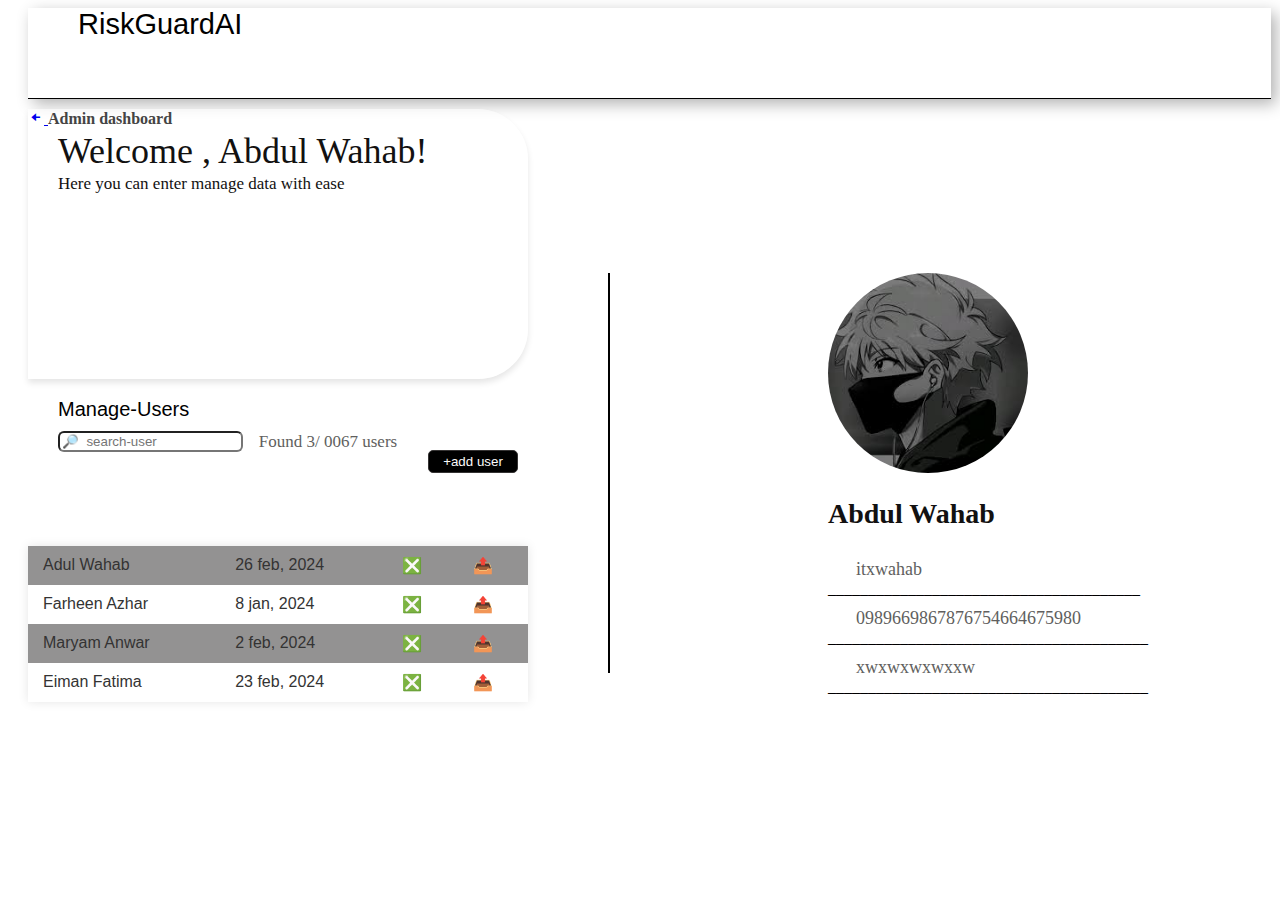
<file: index1.html>
<!DOCTYPE html>
<html lang="en">

<head>
    <meta charset="UTF-8">
    <meta name="viewport" content="width=device-width, initial-scale=1.0">
    <title>Document</title>
    <link rel="stylesheet" href="style2.css">
    <link rel="stylesheet" href="https://unpkg.com/boxicons@2.1.4/css/boxicons.min.css">
</head>

<body>
  <div style="margin-left: 20px;">
    <div class="upperheader">
        <!-- <div class="upperheaderpic img">
            <img src="image3.jpg" alt="">
        </div> -->

        <div class="upperheadertext"> RiskGuardAI</div>
    </div>

    <div class="textbox">
        <a href="index.html">
            <i class='bx bxs-left-arrow-alt'></i>
        </a>
        <span>Admin dashboard </span>
                <div class="h1">Welcome , Abdul Wahab!</div>
                <div class="h2">Here you can enter manage data with ease</div>
    </div>

        <DIV class="textbox1">
            <div class="P1">Manage-Users</div>
            <div class="holder1"><input type="text" placeholder="🔎  search-user" style="border-radius: 6px;">
            </div>
            <div class="text1"> Found 3/ 0067 users</div>
            <button class="button1">
                <div class="text11">+add user</div>
            </button>

      
                <table>
                    <thead>
                       
                    </thead>
                    <tbody>
                        <tr>
                        
                            <td>Adul Wahab</td>
                            <td>26 feb, 2024</td>
                            <td>❎</td>
                            <td>📤</td>
                        </tr>
                        <tr>
                            <td>Farheen Azhar</td>
                            <td>8 jan, 2024</td>
                            <td>❎</td>
                            <td>📤</td>
                        </tr>
                        <tr>
                            <td>Maryam Anwar</td>
                            <td>2 feb, 2024</td>
                            <td>❎</td>
                            <td>📤</td>
                        </tr>
                        <tr>
                            <td>Eiman Fatima</td>
                            <td>23 feb, 2024</td>
                            <td>❎</td>
                            <td>📤</td>
                        </tr>
           


        </DIV>

        <div class="vertical-line"></div>
        <div class="imag23">
            <img src="user-image.jpg" alt="Image 1" class="circular-image">
            <div class="h23"> <h1>Abdul Wahab</h1></div>
            <div class="h3"> itxwahab</div>
            <div class="head1">_______________________________________</div>
            <div class="h3"> 0989669867876754664675980</div>
            <div class="head1">________________________________________</div>
            <div class="h3">xwxwxwxwxxw</div>
            <div class="head1">________________________________________</div>

          </div>
        </div>






</body>

</html>
</file>
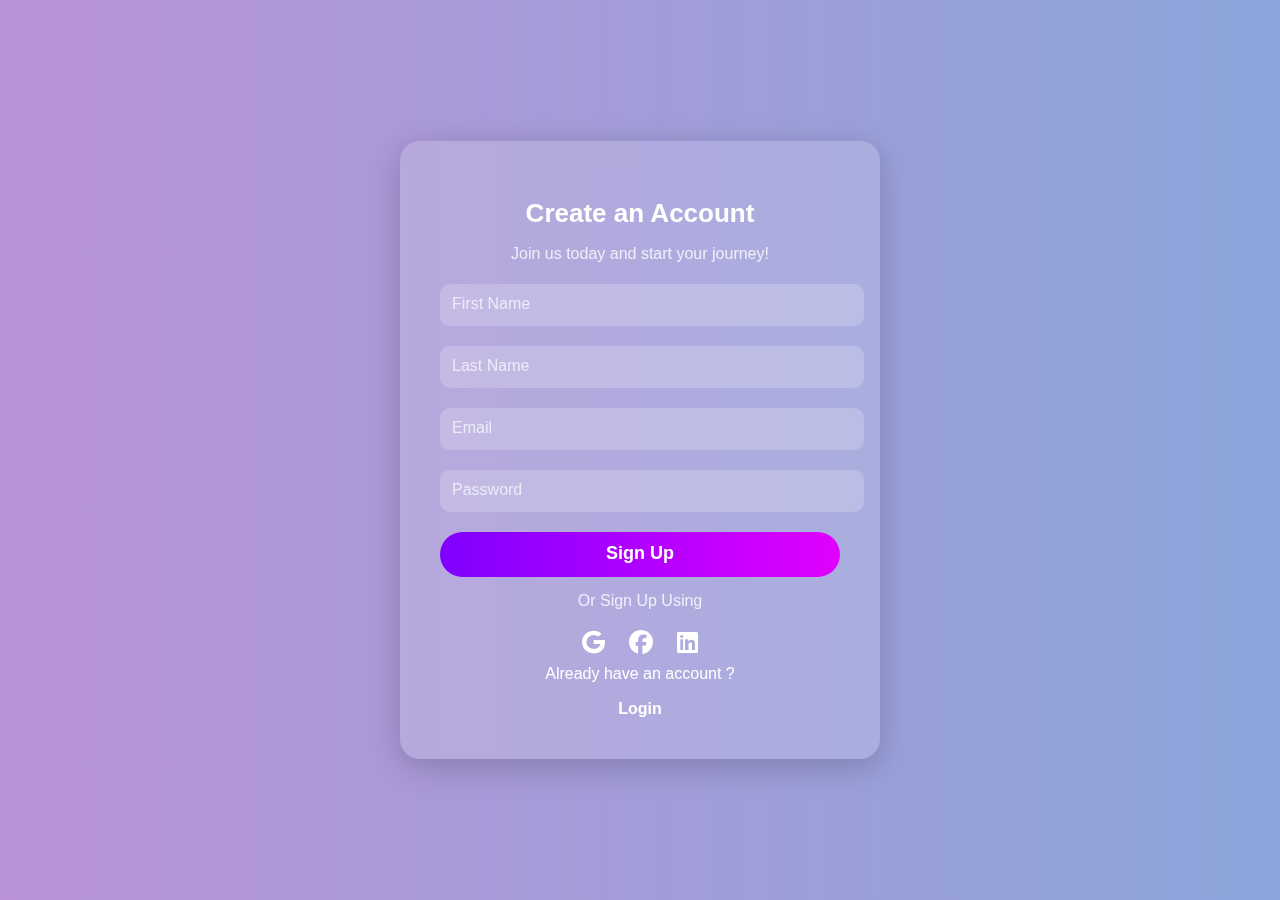
<file: sign.html>
<!DOCTYPE html>
<html lang="en">
<head>
    <meta charset="UTF-8">
    <meta name="viewport" content="width=device-width, initial-scale=1.0">
    <link rel="stylesheet" href="signup.css">
    <title>Sign Up</title>
    
    <!-- FontAwesome for Icons -->
    <link rel="stylesheet" href="https://cdnjs.cloudflare.com/ajax/libs/font-awesome/6.4.2/css/all.min.css">
</head>
<body>

    <div class="container">
        <h1>Create an Account</h1>
        <p>Join us today and start your journey!</p>

        <form method="post" action="register.php">
            <div class="input-group">
                <input type="text" name="fName" placeholder="First Name" required>
            </div>
            <div class="input-group">
                <input type="text" name="lName" placeholder="Last Name" required>
            </div>
            <div class="input-group">
                <input type="email" name="email" placeholder="Email" required>
            </div>
            <div class="input-group">
                <input type="password" name="password" placeholder="Password" required>
            </div>
            <button type="submit" class="btn">Sign Up</button>
        </form>

        <p>Or Sign Up Using</p>
        <div class="icons">
            <i class="fab fa-google"></i>
            <i class="fab fa-facebook"></i>
            <i class="fab fa-linkedin"></i>
        </div>

        <div class="links">
            <p>Already have an account ?</p>
            <button id="signInButton"><a href="login.html">Login</a></button>
        </div>
    </div>
    <script src="script.js"></script>
</body>
</html>
</file>
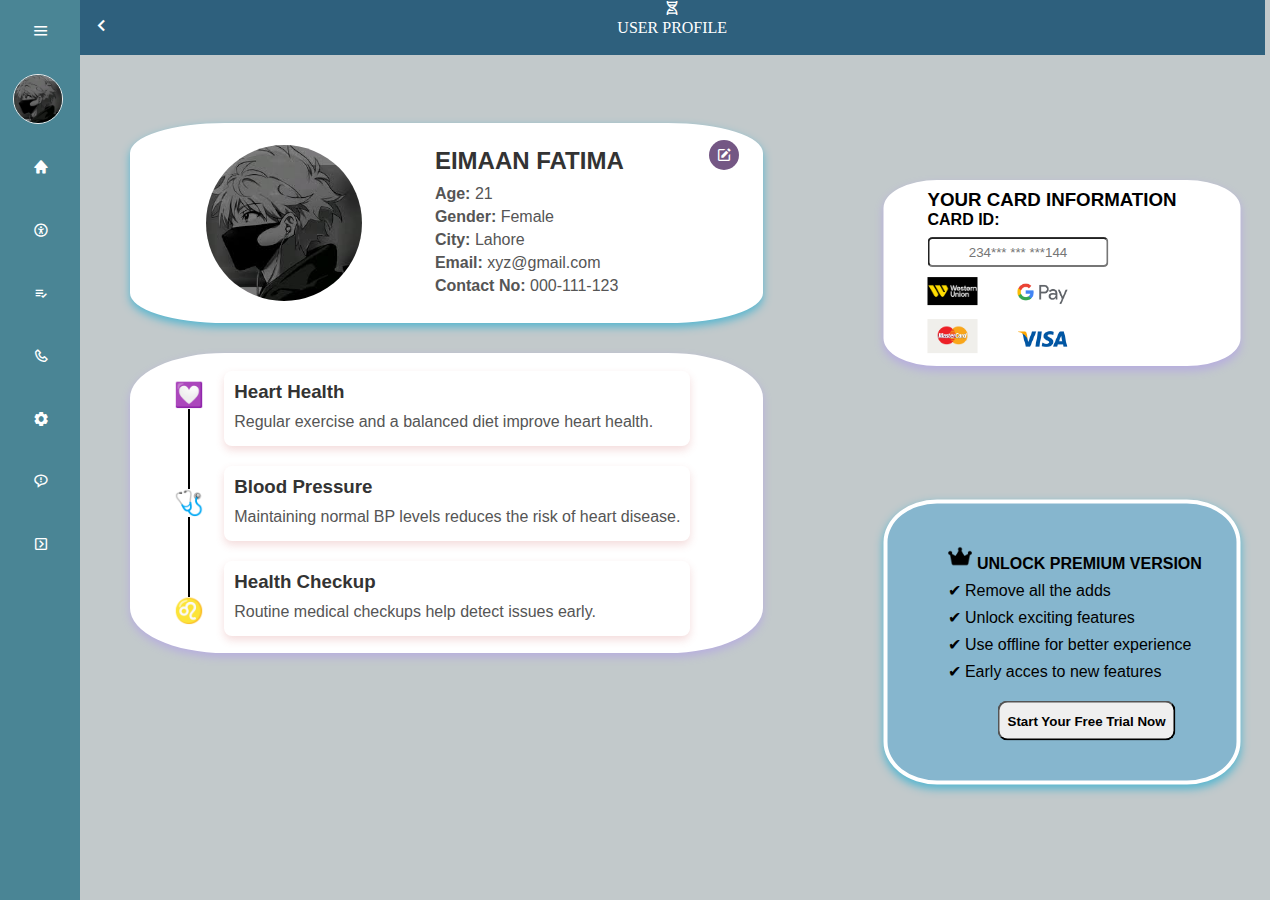
<file: user_profile.html>
<!DOCTYPE html>
<html lang="en">

<head>
    <meta charset="UTF-8" />
    <meta name="viewport" content="width=device-width, initial-scale=1.0" />
    <title>Document</title>
    <link href='https://unpkg.com/boxicons@2.1.4/css/boxicons.min.css' rel='stylesheet'>
    <link rel="stylesheet" href="style1.css">
</head>

<body>

    <div class="sidebar">
        <div class="top">
            <div class="logo">
                <i class='bx bx-dna'></i>
                <span>Risk Guard</span>
            </div>
            <i class="bx bx-menu" id="btn"></i>
        </div>
        <div class="user">
            <img src="user-image.jpg" alt="me" class="user-img">
            <div>
                <p class="bold">Eimaan Fatima</p>
                <p>Female</p>
            </div>
        </div>
        <ul>
            <li>
                <a href="index.html">
                    <i class='bx bxs-home'></i>
                    <span class="nav-item">HOME</span>
                </a>
                <span class="tooltip">HOME</span>
            </li>
            <li>
                <a href="#">
                    <i class='bx bx-universal-access'></i>
                    <span class="nav-item">User</span>
                </a>
                <span class="tooltip">User</span>
            </li>
             <li>
                <a href="#">
                    <i class="bx bx-list-check"></i>
                    <span class="nav-item">Service</span>
                </a>
                <span class="tooltip">Service</span>
            </li>
            <li>
                <a href="#">
                    <i class='bx bx-phone'></i>
                    <span class="nav-item">Contact</span>
                </a>
                <span class="tooltip">Contact</span>
            </li>
            <li>
                <a href="#">
                    <i class="bx bxs-cog"></i>
                    <span class="nav-item">Setting</span>
                </a>
                <span class="tooltip">Setting</span>
            </li>            
            <li>
                <a href="#">
                    <i class='bx bx-message-rounded-error'></i>
                    <span class="nav-item">About</span>
                </a>
                <span class="tooltip">About</span>
            </li>
          
            <li>
                <a href="#">
                    <i class='bx bx-chevron-right-square'></i>
                    <span class="nav-item">logout</span>
                </a>
                <span class="tooltip">logout</span>
            </li>
        </ul>
    </div>



    
    <div class="main-content">
        
          <!-- Profile Box -->
           
        <div class="box1">
            <div class="backbtn">
            <a href="#">
                <i class='bx bx-chevron-left'></i>
            </a>
        </div>
        
            <div class="logo">
                <i class='bx bx-dna'></i>
                <span><p class="riskguard">USER PROFILE</p></span>
            </div>
        </div>
        
<br>
          <div class="profile-box">
          
            <div class="profile-box-img">
                <img src="user-image.jpg" alt="User Image">
            </div>
            <div class="profile-data">
                <h2>EIMAAN FATIMA</h2>
                <p><strong>Age:</strong> 21</p>
                <p><strong>Gender:</strong> Female</p>
                <p><strong>City:</strong> Lahore</p>
                <p><strong>Email:</strong> xyz@gmail.com</p>
                <p><strong>Contact No:</strong> 000-111-123</p>
               
            </div>

            <div class="editbtn">
                <a href="#">
                    <i class='bx bxs-edit'></i>
                </a>
            </div>
        </div>
        

        <!-- second box -->
        <div class="timeline-container">
            <div class="timeline">
                <div class="timeline-icon heart">💟</div>
                <div class="vertical-line"></div>
                <div class="timeline-icon bp">🩺</div>
                <div class="vertical-line"></div>
                <div class="timeline-icon checkup">♌</div>
            </div>

            <div class="timeline-content">
                <div class="timeline-box">
                   
                    <h3>Heart Health</h3>
                    <p>Regular exercise and a balanced diet improve heart health.</p>
                </div>
                <div class="timeline-box">
                    
                    <h3>Blood Pressure</h3>
                    <p>Maintaining normal BP levels reduces the risk of heart disease.</p>
                </div>
                <div class="timeline-box">
                    <h3>Health Checkup</h3>
                    <p>Routine medical checkups help detect issues early.</p>
                </div>
            </div>
        </div>
    <!-- TIPS-BOX -->
        <div class="tips-box">
            <div class="tips-box-child">
             <h3><strong>YOUR CARD INFORMATION</strong></h3>
           
             <p><b>CARD ID:</b></p>
             <input type="tel" id="phone" name="phone" placeholder="234*** *** ***144" class = "cardinfo"> <br>
             <img src="Western-Union.png" alt="" class="Western-Union">  
             &nbsp;&nbsp;&nbsp;&nbsp;&nbsp;&nbsp;&nbsp;
             <img src="g-pay.png" alt="" class="g-pay"><br>
             <img src="mastercard.png" alt="" class="mastercard">
             &nbsp;&nbsp;&nbsp;&nbsp;&nbsp;&nbsp;&nbsp;
             <img src="visa.png" alt="" class="visa">
           </div>
      </div>
      
      <div class="Spent Time">
        <div class="Spent-child">
            <img src="crown.png" alt="" width="25" height="25">
            <span><b>UNLOCK PREMIUM VERSION</b></span>
            <p>✔ Remove all the adds </p>
            <p>✔ Unlock exciting features</p> 
            <p>✔ Use offline for better experience</p>
            <p>✔ Early acces to new features </p>
               <!-- <p>CARD INFORMATION: </p>
               <input type="tel" id="phone" name="phone" placeholder="234*** *** ***144" class = "cardinfo"> -->
               <button class="premium"><b>Start Your Free Trial Now</b></button>
       </div>
  </div>
        
 </div>
</script>
</body>

























































<script>
let btn = document.querySelector('#btn');
let sidebar = document.querySelector('.sidebar');

btn.onclick = function(){
    sidebar.classList.toggle('active');
};

</script>

</html>
</file>
<file: style2.css>
body{
   
    background:white;
}
.upperheader {
    width: 99.9%;
    height: 10vh;
    background-color: rgb(255, 255, 255);
    border-bottom: 1px solid black;
    box-shadow: 5px 5px 15px rgba(0, 0, 0, 0.3);
}

.upperheadertext {
    font-size: 29px;
    font-weight: 500;
    font-family: 'Segoe UI', Tahoma, Geneva, Verdana, sans-serif;
    font-style: bold;
    margin-left: 50px;
    margin-bottom: 10px;
}

.upperheaderpic {
    width: 30px;
    height: 20px;
    border: 2px solid #ccc;
    overflow: hidden;
    display: flex;
    justify-content: center;
    align-items: center;
}


.upperheaderpic img {
    max-width: 100%;
    max-height: 100%;
    object-fit: cover;
    border-radius: 4px;
    padding: 4px;
}

.textbox {
    margin-top: 10px;
    width: 500px;
    height: 30vh;
    background-color: rgba(255, 255, 255, 0.555);
}
.textbox span{
    color: #454444;
    font-weight: bold;
    font-size: medium;
}

.h3 {
    font-size: 18px;
    padding-left: 28px;
    color: #615f5e;
    padding-top: 10px;
}

.h1 {
    font-size: 36px;
    font-weight: 300;
    padding-left: 30px;
    color: #121111;
    padding-top: 2px;
    font-family: Cambria, Cochin, Georgia, Times, 'Times New Roman', serif;

}

.h2 {
    font-size: 17px;
    padding-left: 30px;
    color: #121111;
    padding-top: 2px;
}
.textbox{
    border-radius: 0 50px 50px 0;
    box-shadow: 0 4px 6px rgba(0, 0, 0, 0.1);

}

.textbox1 {
    margin-top: 10px;
    width: 500px;
    height: 0vh;
    background-color: rgb(255, 255, 255);
}

.P1 {

    padding-left: 30px;
    color: #000000;
    padding-top: 9px;
    font-family: 'Franklin Gothic Medium', 'Arial Narrow', Arial, sans-serif;
    font-size: 20px;

}

.holder1 {
    padding-left: 30px;
    padding-top: 10px;
    border-radius: 20px;
}

.text1 {
    padding-left: 100px;
    color: #615f5e;
    font-size: 17px;
    display: flex;
    justify-content: center;
    margin-top: -20px;
}

.button1 {
    background-color: #000000;
    border-radius: 5px;
    width: 90px;
    height: 23px;
    margin-left: 400px;
    margin-top: -140px;
    border: 1px solid rgb(53, 51, 51);
}

.text11 {
    padding: 2px;
    color: #fbfafa;
}


table {
    width: 100%;
    margin-top: -150px;
    border-collapse: collapse;
    /* Remove space between cells */
    font-family: Arial, sans-serif;
    background-color: #ffffff;
    box-shadow: 0 0 10px rgba(0, 0, 0, 0.1);
    /* Add a subtle shadow */
}

/* Table header styling */


/* Table row styling */
td {
    padding: 10px 15px;
    color: #333;
    /* Dark gray text for rows */
}

/* Alternate row background color */
tr:nth-child(odd) {
    background-color: #939292;
    /* Light gray for odd rows */
}

tr:nth-child(even) {
    background-color: #ffffff;
    /* White for even rows */
}

/* Hover effect on rows */
tr:hover {
    background-color: #f1f1f1;
    /* Light gray on hover */
}




.vertical-line {
    position: relative;
    height: 400px;
    margin-left: 580px;
}

.vertical-line::before {
    content: "";
    position: absolute;
    margin-top: -200px;
    left: 50%;
    top: 0;
    width: 2px;
    height: 100%;
    background-color: rgb(0, 0, 0);
}



.circular-image {
    border-radius: 70%;
    width: 200px;
    height: 200px;
    object-fit: cover;

}

.imag23 {

    top: 0;
    /* Moves the element to the top */
    margin-left: 800px;
    /* Keeps the horizontal position */
    transform: translateY(0);
    /* Ensures it stays at the top */
    margin-top: -600px;
    /* Keeps the horizontal position */
}

.h23 {
    font-size: 14px;
    font-weight: 300;
    
    color: #121111;
    padding-top: 2px;
    font-family: Cambria, Cochin, Georgia, Times, 'Times New Roman', serif;
    white-space: nowrap;
}


.h33 {
    margin-top: -9px;
    margin-left: 14px;
    border-top: 2px dotted #303030;
    color: #454444;
    background-color: #0c0b0b;
    height: 1px;
    width: 15%;

}
</file>
<file: signup.css>
/* Background Gradient */
        body {
            background: linear-gradient(to right, #B993D6, #8CA6DB);
            display: flex;
            justify-content: center;
            align-items: center;
            height: 100vh;
            font-family: 'Poppins', sans-serif;
            margin: 0;
            color: #fff;
        }

        /* Main Container */
        .container {
            background: rgba(255, 255, 255, 0.15);
            backdrop-filter: blur(10px);
            border-radius: 20px;
            padding: 40px;
            width: 400px;
            box-shadow: 0 8px 32px rgba(0, 0, 0, 0.2);
            text-align: center;
        }

        h1 {
            color: #fff;
            font-size: 26px;
            margin-bottom: 10px;
        }

        p {
            color: rgba(255, 255, 255, 0.8);
        }

        /* Input Fields */
        .input-group {
            position: relative;
            margin: 20px 0;
        }

        .input-group input {
            width: 100%;
            padding: 12px;
            border-radius: 10px;
            border: none;
            background: rgba(255, 255, 255, 0.2);
            color: white;
            font-size: 16px;
            outline: none;
            transition: 0.3s ease-in-out;
        }

        .input-group input::placeholder {
            color: rgba(255, 255, 255, 0.7);
        }

        .input-group input:focus {
            background: rgba(255, 255, 255, 0.3);
            box-shadow: 0 4px 10px rgba(255, 255, 255, 0.2);
        }

        /* Sign-Up Button */
        .btn {
            background: linear-gradient(90deg, #7F00FF, #E100FF);
            color: white;
            padding: 12px;
            border: none;
            width: 100%;
            border-radius: 25px;
            font-size: 18px;
            font-weight: bold;
            cursor: pointer;
            transition: 0.3s ease-in-out;
        }

        .btn:hover {
            transform: scale(1.05);
            box-shadow: 0 4px 15px rgba(127, 0, 255, 0.3);
        }

        /* Social Icons */
        .icons {
            margin-top: 20px;
        }

        .icons i {
            font-size: 24px;
            color: white;
            margin: 0 10px;
            cursor: pointer;
            transition: 0.3s ease-in-out;
        }

        .icons i:hover {
            transform: scale(1.2);
            color: #7F00FF;
        }

        /* Link to Sign In */
        .links p {
            color: white;
            margin-top: 10px;
        }

        .links button {
            background: none;
            border: none;
            font-size: 16px;
            cursor: pointer;
            transition: transform 0.3s ease, background-color 0.3s ease;
        }

        .links button:hover {
            transform: scale(1.2);   
        }
        .links a:hover{
            color: #7F00FF;
        }
        .links button a{
            font-weight: bold;
            text-decoration: none !important;
            color: #fff;
        }
</file>
<file: style1.css>
*{
    margin: 0;
    padding: 0;
    box-sizing: border-box;
    font-family: 'Segoe UI', Tahoma, Geneva, Verdana, sans-serif;
    
}

.user-img{
    width: 50px;
    border-radius: 100%;
    border: 1px solid #eee;
}

.sidebar{
    position: absolute;
    top: 0;
    left: 0;
    height: 100vh;
    width: 80px;
    background-color: rgb(74, 133, 149);
    padding: 0.4rem 0.8rem;
    transition: all 0.5s ease;
}


.sidebar.active ~ .main-content{
    left: 250px;
    width: calc(100% - 250px);
}

.sidebar.active {
    width: 250px;
}

.sidebar #btn{
    position: absolute;
    color: #fff;
    top: .4rem;
    left: 50%;
    font-size: 1.2rem;
    line-height: 50px;
    transform: translateX(-50%);
    cursor: pointer;
}

.sidebar.active #btn{
    left: 90%;
}

.sidebar .top .logo{
    color: #fff;
    display: flex;
    height: 50px;
    width: 100%;
    align-items: center;
    pointer-events: none;
    opacity: 0;
}

.sidebar.active .top .logo{
    opacity: 1;
}

.top .logo i{
    font-size: 2rem;
    margin-right: 5px;
}
.user{
    display:flex;
    align-items:center ;
    margin: 1rem 0;

}
.user p{
    color: #fff;
    opacity: 1;
    margin-left: 1rem;
}

.bold{
    font-weight: 600;
}

.sidebar p{
    opacity: 0;
}

.sidebar.active p{
    opacity: 1;
}

.sidebar ul li{
    position: relative;
    list-style-type: none ;
    height: 50px;
    width: 90%;
    margin: 0.8rem auto;
    line-height: 50px;
}

.sidebar ul li a{
    color: #fff;
    display: flex;
    align-items: center;
    text-decoration: none;
    border-radius: 0.8rem;
}

.sidebar ul li a:hover{
    background-color:#fff;
    color: #12171e;
}

.sidebar ul li a i {
    min-width: 50px;
    text-align: center;
    height: 50px;
    border-radius: 12px;
    line-height: 50px;
}

.sidebar .nav-item{
    opacity: 0;
}
.sidebar.active .nav-item{
    opacity: 1;
}

.sidebar ul li .tooltip{
    position: absolute;
    left: 125px;
    top: 50%;
    transform: translate(-50%, -50%);
    box-shadow:0 0.5rem 0.8rem rgba(0,0,0,0.2) ;
    border-radius: .6rem;
    padding: .4rem 1.2rem;
    line-height:1.8rem ;
    z-index: 20;
    opacity: 0;
}
.sidebar ul li:hover .tooltip{
    opacity: 1;
}

.sidebar.active ul li .tooltip{
    display: none;
}













.main-content{
    position: relative;
    background-color: #c2c9cb;
    min-height: 100vh;
    top: 0;
    left: 80px;
    padding:20px;
    transition:all 0.5s ease;
    width:calc(100% - 90px);
}



/* Style for distinguishing boxes */
.box2, .box4 {
    width: 50%;
    padding: 20px;
    border: 2px solid black; /* Solid border to distinguish */
    text-align: center;
    margin: 10px 0;
    background-color: rgba(85, 85, 85, 0.901);
}



.backbtn {
    position: absolute;
    left: 10px; /* Moves it to the left */
    top: 50%;
    transform: translateY(-50%);
}

.backbtn a {
    color: white; /* Default color */
    font-size: 1.5rem; /* Adjusts size if needed */
    text-decoration: none;
    transition: color 0.3s ease, transform 0.3s ease; /* Smooth hover effect */
}

.backbtn a:hover {
    color: #ffcc00; /* Changes color on hover */
    transform: scale(1.2); /* Slight zoom effect */
}

.box1{
    position: relative;
    top: -20px;
    left: -20px;
    width: 103%;
    height: 55px;
    background-color: #2e607d;
    text-align:center;
    color: #fff;
}

.box1 p{
    font-family:serif;
}

/* Profile Box Styling */
.profile-box {
    display: flex;
    align-items: center;
    border: 4px solid rgb(255, 255, 255); 
    margin: 30px;
    width: 55%;
    padding: 10px;
    background: white;
    border-radius: 15%;
    box-shadow: 0px 4px 8px rgb(85, 182, 208);
    text-align:start;
    height: auto;
    min-height: 150px;
    max-height: 200px;
}
.profile-box {
    position: relative; /* Ensures child absolute elements are positioned relative to this */
}

.editbtn {
    position: absolute;
    top: 13px;  /* Moves to top */
    right: 20px; /* Moves to right */
}

.editbtn a {
    display: flex;
    align-items: center;
    justify-content: center;
    width: 30px;
    height: 30px;
    background: #745784; /* Button background */
    color: white; /* Icon color */
    border-radius: 50%;
    text-decoration: none;
}

.editbtn a:hover {
    background: #8f8f8f; /* Darker shade on hover */
}




/* Profile Image Styling */
.profile-box-img {
    margin-left: 10%;
    width: 160px; /* Adjust as needed */
    height: 160px;
    border-radius: 50%;
    overflow: hidden;
    border: 2px solid  rgb(255, 255, 255); /* Solid border around image */
    margin-right:10%; /* Space between image and data */
 
}

.profile-box-img img {
    width: 100%;
    height: 100%;
    object-fit: cover;
}

/* Profile Data Styling */
.profile-data {
    flex: 1;
    padding: 10px;
}

.profile-data h2 {
    margin-bottom: 10px;
    color: #333;
}

.profile-data p {
    margin: 5px 0;
    color: #555;
}


.timeline-content p{
    margin: 5px 0;
    color: #555;
}
.timeline-content h3{
    margin-bottom: 10px;
    color: #333;
}
 .timeline-container {
   
        display: flex;
        align-items: center;
        border: 4px solid rgb(255, 255, 255); 
        margin: 30px;
        width: 55%;
        padding: 10px;
        background: white;
        border-radius: 15%;
        box-shadow: 0px 4px 8px rgb(183, 174, 222);
        text-align: start;
        height: auto;
        min-height: 300px;
 
}
.timeline {
    display: flex;
    flex-direction: column;
    align-items: center;
    position: relative;
    height: 100%;  
    justify-content: space-between;
    margin-left: 5%;
}
.vertical-line {

    width: 2px;
    height: 80px;
    border-left: 2px solid black; /* Adjust thickness with "border-left" width */
  
  }
  
.timeline-line {
    width: 2px;
    flex-grow: 1;
    background: black;
}
.timeline-icon {
    font-size: 24px;
}
.timeline-content {
    display: flex;
    flex-direction: column;
    gap: 20px;
    margin-left: 20px;
}
.timeline-box {
    background: white;
    padding: 10px;
    border-radius: 8px;
    box-shadow: 0 4px 8px rgba(200, 80, 80, 0.2);
   
} 


/* TIPS-BOX */
.tips-box {
     position: absolute;
    top: 27%;
    left: 80%;
    transform: translate(-50%, -50%);
   
    display: flex;
    align-items: center;
    border: 4px solid rgb(255, 255, 255); 
    margin: 30px;
    width: 30%;
    padding: 5px 20px 5px 40px; /*top right bottom left */
    background: white;
    border-radius: 15%;
    box-shadow: 0px 4px 8px rgb(183, 174, 222);
    text-align:start;
    z-index: 10;
}
.Western-Union {
    width: 50px; /* Adjust as needed */
    height: auto; /* Maintains aspect ratio */
    margin-top: 10px;

}

.g-pay{
    width: 50px; /* Adjust as needed */
    height: auto; /* Maintains aspect ratio */
    margin-top: 10px;
}
.mastercard{
    width: 50px; /* Adjust as needed */
    height: auto; /* Maintains aspect ratio */
    margin-top: 10px;
}

.visa{
     width: 50px; /* Adjust as needed */
    height: auto; /* Maintains aspect ratio */
    margin-top: 10px;
}
.Spent {
    position: absolute;
    top: 68%;
    left: 80%;
    transform: translate(-50%, -50%);
    display: flex;
    align-items: center;
    border: 4px solid rgb(255, 255, 255);
    margin: 30px;
    width: 30%;
    padding: 40px 20px 40px 60px;  /*top right bottom left */
    background: #86b6ce;
    border-radius: 15%;
    box-shadow: 0px 4px 8px rgb(85, 182, 208);
    text-align: start;
    z-index: 9999; /* Make sure it's on top */
}

.button1 {
    border: none;
    color: rgb(255, 255, 255);
    padding: 8px 32px;
    text-align: center;
    text-decoration: none;
    font-size: 16px;
    margin: 4px 2px;
    transition-duration: 0.4s;
    cursor: pointer;
    margin-top: 30px;
    border-radius: 10px;
    margin-left: 35px;
   
  }
  
  .button1 {
    background-color: rgb(77, 74, 74);
    color: rgb(255, 255, 255);
    border: 2px solid #323232;
  }
  
  .button1:hover {
    background-color: #a69c9c;
    color: white;
  }
 
.Spent-child img {
    width: 25px;
    height: 25px;
}
.Spent-child p{
    margin-top:8px ;
}

.Spent-child span {
    font-weight: bold;
    margin-top: 0; /* Reset margin */
}

.Spent-child button{
    margin-top: 20px;
    margin-left: 50px;
    width: 70%;
    height: 40px;
}

.cardinfo{
    border-radius: 5px;
    text-align: center;
    margin-top: 8px;
    height: 30px;
}
   .premium{
    border-radius: 10px;
   } 
   .premium:hover{
    cursor: pointer;
    background-color: #ffffff;
   }
</file>
